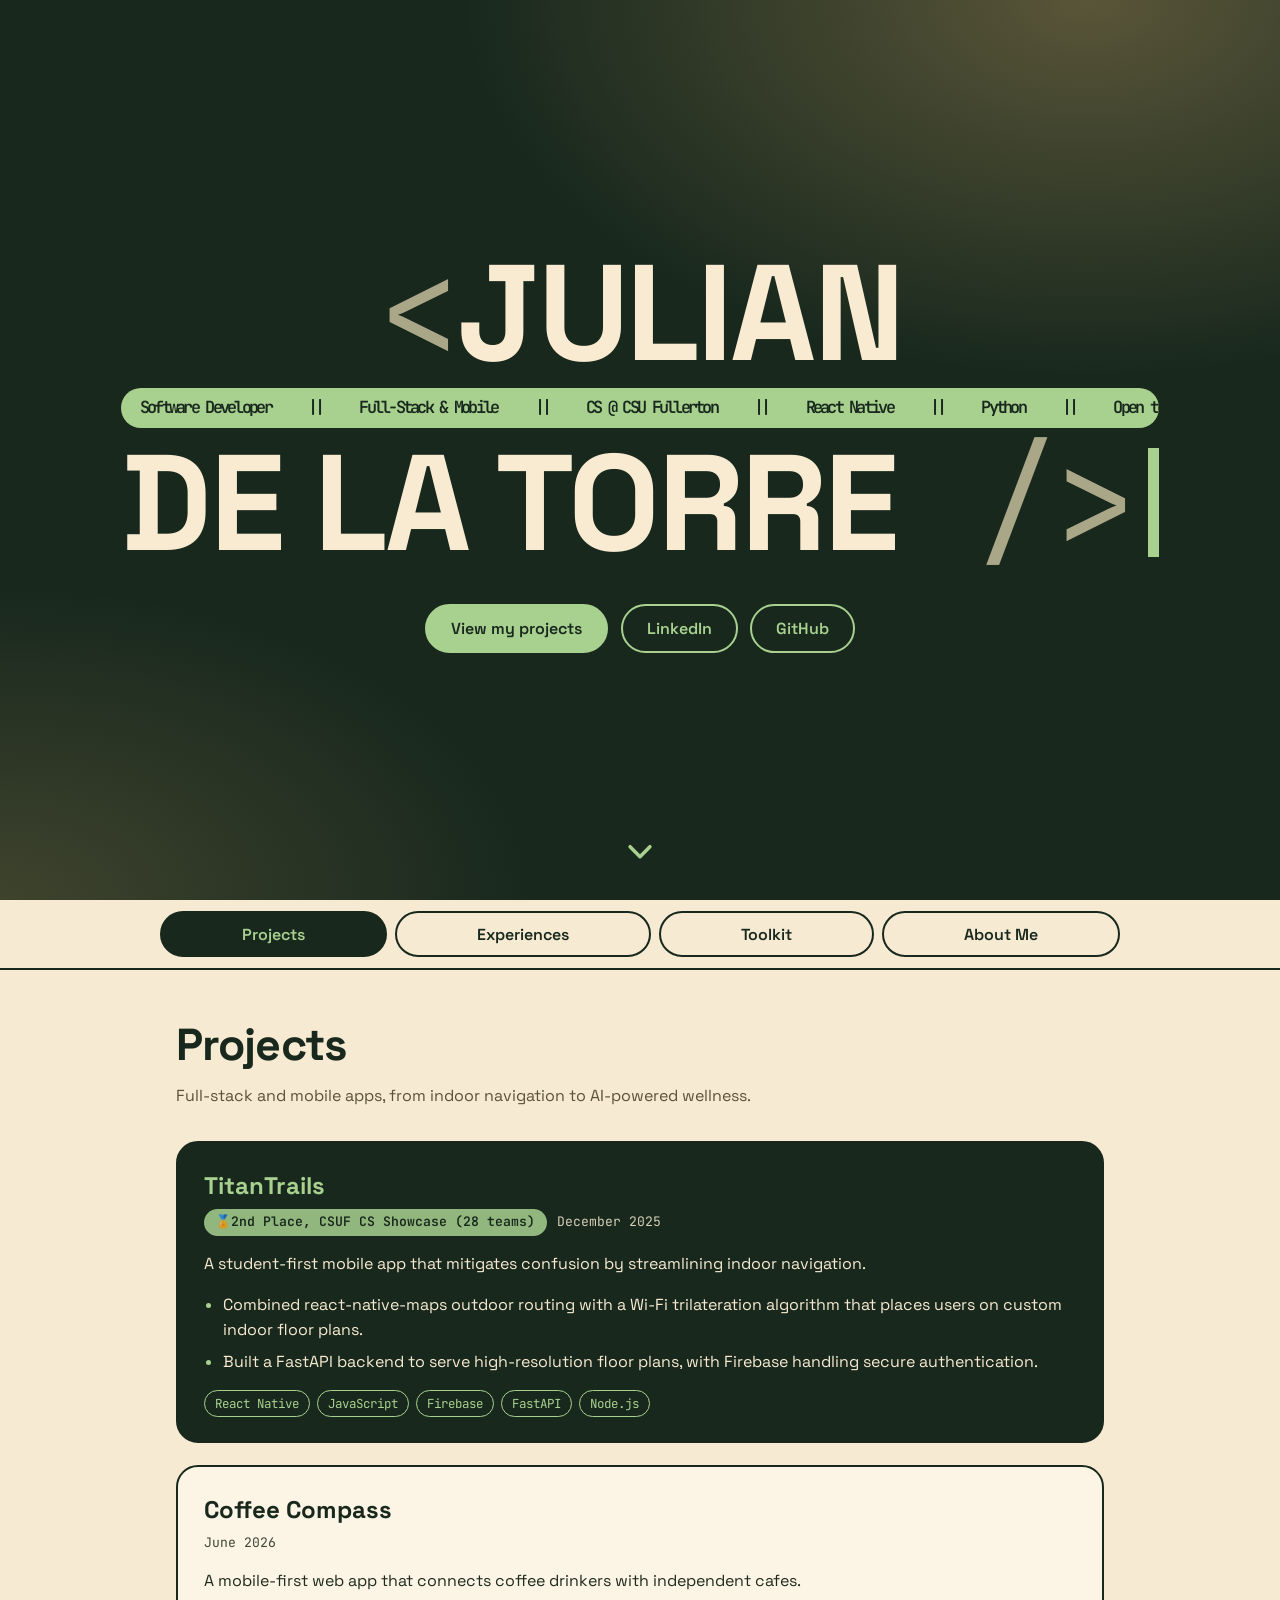
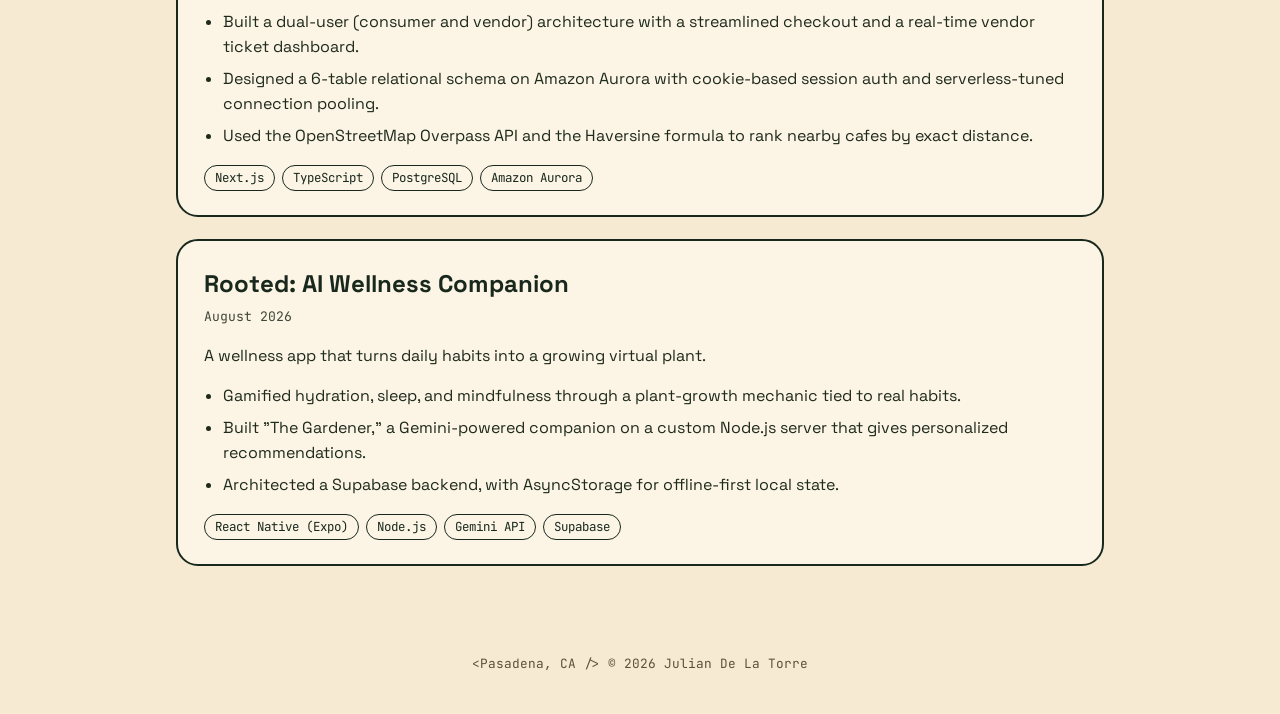
<file: index.html>
<!DOCTYPE html>
<html lang="en">

<head>
  <meta charset="utf-8">
  <meta name="viewport" content="width=device-width, initial-scale=1, viewport-fit=cover">
  <title>Julian De La Torre | Software Developer</title>
  <link rel="preconnect" href="https://fonts.googleapis.com">
  <link
    href="https://fonts.googleapis.com/css2?family=Space+Grotesk:wght@400;500;700&family=JetBrains+Mono:wght@400;600&display=swap"
    rel="stylesheet">
  <link rel="stylesheet" href="style.css">
</head>

<body>

  <header class="hero">
    <div class="name-block">
      <h1 class="name" aria-label="Julian De La Torre">
        <span class="line"><span class="br">&lt;</span>JULIAN</span>
        <div class="pill" aria-hidden="true">
          <div class="track" id="track"></div>
        </div>
        <span class="line">DE LA TORRE<span class="br"> /&gt;</span><span class="cursor"></span></span>
      </h1>
    </div>
    <div class="hero-links">
      <button class="btn solid" data-go="projects">View my projects</button>
      <!-- <a class="btn" href="add-resume-name-here" target="_blank" rel="noopener">Resume</a> -->
      <a class="btn" href="https://www.linkedin.com/in/julian-de-la-torre" target="_blank" rel="noopener">LinkedIn</a>
      <a class="btn" href="https://github.com/Juliandltm22" target="_blank" rel="noopener">GitHub</a>
    </div>
    <button class="down" id="down" aria-label="Scroll to content">
      <svg viewBox="0 0 24 24" fill="none" stroke="currentColor" stroke-width="2.5" stroke-linecap="round"
        stroke-linejoin="round">
        <path d="M5 9l7 7 7-7" />
      </svg>
    </button>
  </header>

  <div class="tabbar" id="tabbar">
    <div class="tabs" role="tablist" aria-label="Portfolio sections">
      <button class="tab" role="tab" id="t-projects" aria-controls="projects" aria-selected="true">Projects</button>
      <button class="tab" role="tab" id="t-experiences" aria-controls="experiences" aria-selected="false"
        tabindex="-1">Experiences</button>
      <button class="tab" role="tab" id="t-toolkit" aria-controls="toolkit" aria-selected="false"
        tabindex="-1">Toolkit</button>
      <button class="tab" role="tab" id="t-about" aria-controls="about" aria-selected="false" tabindex="-1">About
        Me</button>
    </div>
  </div>

  <main>
    <section class="panel" id="projects" role="tabpanel" aria-labelledby="t-projects">
      <h2>Projects</h2>
      <p class="sub">Full-stack and mobile apps, from indoor navigation to AI-powered wellness.</p>
      <div class="cards">
        <article class="card feat">
          <h3>TitanTrails</h3>
          <div class="meta"><span class="award">🏅2nd Place, CSUF CS Showcase (28 teams)</span><span>December
              2025</span>
          </div>
          <p>A student-first mobile app that mitigates confusion by streamlining indoor navigation.</p>
          <ul>
            <li>Combined react-native-maps outdoor routing with a Wi-Fi trilateration algorithm that places users on
              custom indoor floor plans.</li>
            <li>Built a FastAPI backend to serve high-resolution floor plans, with Firebase handling secure
              authentication.</li>
          </ul>
          <div class="chips"><span class="chip">React Native</span><span class="chip">JavaScript</span><span
              class="chip">Firebase</span><span class="chip">FastAPI</span><span class="chip">Node.js</span></div>
          <!-- <a class="link" href="YOUR_LINK">View on GitHub</a> -->
        </article>
        <article class="card">
          <h3>Coffee Compass</h3>
          <div class="meta"><span>June 2026</span></div>
          <p>A mobile-first web app that connects coffee drinkers with independent cafes.</p>
          <ul>
            <li>Built a dual-user (consumer and vendor) architecture with a streamlined checkout and a real-time vendor
              ticket dashboard.</li>
            <li>Designed a 6-table relational schema on Amazon Aurora with cookie-based session auth and
              serverless-tuned connection pooling.</li>
            <li>Used the OpenStreetMap Overpass API and the Haversine formula to rank nearby cafes by exact distance.
            </li>
          </ul>
          <div class="chips"><span class="chip">Next.js</span><span class="chip">TypeScript</span><span
              class="chip">PostgreSQL</span><span class="chip">Amazon Aurora</span></div>
        </article>
        <article class="card">
          <h3>Rooted: AI Wellness Companion</h3>
          <div class="meta"><span>August 2026</span></div>
          <p>A wellness app that turns daily habits into a growing virtual plant.</p>
          <ul>
            <li>Gamified hydration, sleep, and mindfulness through a plant-growth mechanic tied to real habits.</li>
            <li>Built "The Gardener," a Gemini-powered companion on a custom Node.js server that gives personalized
              recommendations.</li>
            <li>Architected a Supabase backend, with AsyncStorage for offline-first local state.</li>
          </ul>
          <div class="chips"><span class="chip">React Native (Expo)</span><span class="chip">Node.js</span><span
              class="chip">Gemini API</span><span class="chip">Supabase</span></div>
        </article>
      </div>
    </section>

    <section class="panel" id="experiences" role="tabpanel" aria-labelledby="t-experiences" hidden>
      <h2>Experiences</h2>
      <p class="sub">Research, teaching, and education.</p>
      <div class="timeline">
        <div class="job">
          <h3>Summer Research Student</h3>
          <div class="where">Data Science Research Program, CSU Fullerton</div>
          <div class="when">May 2024 – Jun 2024</div>
          <ul>
            <li>Selected for a competitive program under Dr. Bein; used Python statistical modeling to test correlations
              between age demographics and social media usage.</li>
            <li>Extracted, cleaned, and processed large social media datasets in Kaggle and Jupyter Notebook to surface
              behavioral trends.</li>
          </ul>
        </div>
        <div class="job">
          <h3>Tour Coordinator</h3>
          <div class="where">Puente Club, CSU Fullerton</div>
          <div class="when">Aug 2025 – May 2026</div>
          <ul>
            <li>Organized multiple tours for visiting high schools, met with the schools to plan each visit and coordinated all tour
            logistics</li>
            <li>Served as the primary contact for schools, adjusted tour plans to each school’s needs and handled last minute changes
            </li>
            <li>Recruited tour guides and personally led tours for groups consisting of 10+ high school students</li>
          </ul>
        </div>
      </div>
      <div class="edu">
        <strong>B.S. in Computer Science, California State University, Fullerton</strong>
        Expected graduation: December 2026
      </div>
    </section>

    <section class="panel" id="toolkit" role="tabpanel" aria-labelledby="t-toolkit" hidden>
      <h2>Toolkit</h2>
      <p class="sub">What I build with.</p>
      <div class="groups">
        <div class="group">
          <h3>Languages</h3>
          <div class="chips"><span class="chip">Python</span><span class="chip">C</span><span
              class="chip">C++</span><span class="chip">SQL</span><span class="chip">JavaScript</span><span
              class="chip">TypeScript</span><span class="chip">R</span><span class="chip">x86 Assembly</span><span
              class="chip">HTML/CSS</span><span class="chip">PHP</span><span class="chip">PowerShell</span></div>
        </div>
        <div class="group">
          <h3>Frameworks &amp; Platforms</h3>
          <div class="chips"><span class="chip">React</span><span class="chip">React Native</span><span
              class="chip">Node.js</span><span class="chip">FastAPI</span><span class="chip">Firebase</span><span
              class="chip">Supabase</span><span class="chip">Docker</span><span class="chip">Kubernetes</span><span
              class="chip">Git/GitHub</span><span class="chip">Linux</span></div>
        </div>
        <div class="group">
          <h3>Data, ML &amp; Vision</h3>
          <div class="chips"><span class="chip">NumPy</span><span class="chip">pandas</span><span
              class="chip">OpenCV</span><span class="chip">scikit-learn</span><span class="chip">Jupyter</span><span
              class="chip">Matplotlib</span><span class="chip">PyTorch (learning)</span><span class="chip">Hypothesis
              testing</span></div>
        </div>
        <div class="group">
          <h3>Practices</h3>
          <div class="chips"><span class="chip">Full-stack development</span><span class="chip">RESTful APIs</span><span
              class="chip">Relational database design</span><span class="chip">Cloud (Amazon Aurora)</span><span
              class="chip">Testing &amp; debugging</span><span class="chip">Technical documentation</span><span
              class="chip">Agile collaboration</span></div>
        </div>
      </div>
    </section>

    <section class="panel" id="about" role="tabpanel" aria-labelledby="t-about" hidden>
      <h2>About Me</h2>
      <p class="sub">The person behind the code.</p>
      <div class="about">
        <div>
          <p>Hi! I'm Julian, a Computer Science student at Cal State Fullerton graduating in December 2026. I am a
            highly
            motivated student with excellent work ethic and collaborating skills, something that is essential in a
            workspace. </p>
          <p>I'm currently exploring new opportunities in software development, data science and data analytics. With my
            background in
            full stack software development and working with data, I am excited to apply these skills in the field.</p>
          <p>When I am not behind a computer creating my next project or studying for my next exam, I enjoy spending my
            time
            behind a camera lens, listening to music, playing and watching sports and deep diving into the intricate
            system of
            automobiles or anything that has an engine.</p>
          <a class="btn dark" href="photography.html">View my photography</a>
        </div>
        <aside class="side">
          <h3>Let's connect</h3>
          <p>Open to software engineering roles and internships.</p>
          <a href="mailto:Julian_DeLaTorre1204@csu.fullerton.edu">Julian_DeLaTorre1204@csu.fullerton.edu</a>
          <a href="https://github.com/Juliandltm22" target="_blank" rel="noopener">github.com/Juliandltm22</a>
          <a href="https://www.linkedin.com/in/julian-de-la-torre" target="_blank"
            rel="noopener">www.linkedin.com/in/julian-de-la-torre</a>
          <p style="margin-top:1rem">Languages: English and Spanish, both native.</p>
        </aside>
      </div>
    </section>
  </main>

  <footer>&lt;Pasadena, CA /&gt; &copy; 2026 Julian De La Torre</footer>

  <script src="script.js"></script>
</body>

</html>
</file>
<file: style.css>
:root {
  --forest: #18281D;
  --slate: #A9A788;
  --sage: #A8D18F;
  --muted: #5A5238;
  --ochre: #A0601A;
  --paper: #F6EAD3;
  --card: #FCF4E4;
  --ink: #1E2A1C;
  --light: #F8EBD2;
  --sans: 'Space Grotesk', system-ui, -apple-system, 'Segoe UI', sans-serif;
  --mono: 'JetBrains Mono', ui-monospace, Menlo, Consolas, monospace;
  box-sizing: border-box;
  padding-top: env(safe-area-inset-top, 0px);
  padding-bottom: env(safe-area-inset-bottom, 0px);
}

*,
*::before,
*::after {
  box-sizing: inherit
}

html {
  scroll-behavior: smooth;
  scroll-padding-top: calc(env(safe-area-inset-top, 0px) + 70px)
}

body {
  margin: 0;
  font-family: var(--sans);
  background: var(--paper);
  color: var(--ink);
  line-height: 1.55
}

a {
  color: inherit
}

:focus-visible {
  outline: 3px solid var(--ochre);
  outline-offset: 3px
}

.hero :focus-visible,
.side :focus-visible {
  outline-color: var(--sage)
}

/* HERO */
.hero {
  min-height: 100vh;
  min-height: 100svh;
  background: radial-gradient(ellipse 70% 60% at 85% 0%, rgba(240, 190, 120, .30), transparent 70%), radial-gradient(ellipse 60% 50% at 0% 100%, rgba(240, 190, 120, .18), transparent 70%), var(--forest);
  color: var(--sage);
  display: flex;
  flex-direction: column;
  align-items: center;
  justify-content: center;
  position: relative;
  padding: 2rem 1rem
}

.name-block {
  display: inline-block;
  max-width: 100%
}

.name {
  margin: 0;
  font-weight: 700;
  font-size: clamp(2.6rem, 11.5vw, 8.5rem);
  line-height: .95;
  letter-spacing: -.02em;
  color: var(--light)
}

.name .br {
  font-family: var(--mono);
  font-weight: 400;
  color: var(--slate)
}

.name .line {
  display: block;
  white-space: nowrap;
  text-align: center
}

.cursor {
  display: inline-block;
  width: .08em;
  height: .8em;
  margin-left: .1em;
  background: var(--sage);
  vertical-align: -.05em;
  animation: blink 1.1s steps(1) infinite
}

@keyframes blink {
  50% {
    opacity: 0
  }
}

.pill {
  width: 0;
  min-width: 100%;
  margin: .6rem 0;
  background: var(--sage);
  color: var(--forest);
  border-radius: 999px;
  overflow: hidden;
  font-family: var(--mono);
  font-weight: 600;
  font-size: clamp(.7rem, 1.6vw, 1.05rem);
  padding: .7em 0
}

.track {
  display: flex;
  width: max-content;
  animation: slide 28s linear infinite
}

.track span {
  padding: 0 1.1em;
  white-space: nowrap
}

@keyframes slide {
  to {
    transform: translateX(-50%)
  }
}

.hero-links {
  display: flex;
  gap: .8rem;
  flex-wrap: wrap;
  justify-content: center;
  margin-top: 2.2rem
}

.btn {
  font: 600 1rem var(--sans);
  text-decoration: none;
  border-radius: 999px;
  padding: .75em 1.5em;
  border: 2px solid var(--sage);
  color: var(--sage);
  background: transparent;
  cursor: pointer;
  transition: background .2s, color .2s
}

.btn:hover {
  background: var(--sage);
  color: var(--forest)
}

.btn.solid {
  background: var(--sage);
  color: var(--forest)
}

.btn.solid:hover {
  background: var(--light);
  border-color: var(--light)
}

.down {
  position: absolute;
  bottom: 1.5rem;
  left: 50%;
  transform: translateX(-50%);
  background: none;
  border: 0;
  color: var(--sage);
  cursor: pointer;
  padding: .5rem
}

.down svg {
  width: 34px;
  height: 34px;
  display: block;
  animation: bob 2s ease-in-out infinite
}

@keyframes bob {
  50% {
    transform: translateY(6px)
  }
}

/* TABS */
.tabbar {
  position: sticky;
  top: env(safe-area-inset-top, 0px);
  z-index: 10;
  background: var(--paper);
  border-bottom: 2px solid var(--forest);
  padding: .7rem 1rem
}

.tabs {
  display: flex;
  gap: .5rem;
  max-width: 960px;
  margin: 0 auto;
  overflow-x: auto
}

.tab {
  flex: 1 0 auto;
  font: 600 1rem var(--sans);
  padding: .65em 1.3em;
  border-radius: 999px;
  border: 2px solid var(--forest);
  background: transparent;
  color: var(--forest);
  cursor: pointer;
  transition: background .2s, color .2s
}

.tab:hover {
  background: var(--sage)
}

.tab[aria-selected="true"] {
  background: var(--forest);
  color: var(--sage)
}

main {
  max-width: 960px;
  margin: 0 auto;
  padding: 2.5rem 1rem 4rem
}

.panel[hidden] {
  display: none
}

h2 {
  font-size: clamp(1.8rem, 5vw, 2.8rem);
  margin: 0 0 .3rem;
  letter-spacing: -.02em;
  color: var(--forest)
}

.sub {
  margin: 0 0 2rem;
  color: var(--muted);
  max-width: 60ch
}

/* PROJECTS */
.cards {
  display: grid;
  gap: 1.4rem
}

.card {
  background: var(--card);
  border: 2px solid var(--forest);
  border-radius: 22px;
  padding: 1.5rem 1.6rem
}

.card.feat {
  background: var(--forest);
  color: var(--light)
}

.card.feat h3 {
  color: var(--sage)
}

.card.feat .chip {
  border-color: var(--sage);
  color: var(--sage)
}

.card.feat li::marker {
  color: var(--sage)
}

.card h3 {
  margin: 0;
  font-size: 1.5rem;
  color: var(--forest)
}

.meta {
  display: flex;
  flex-wrap: wrap;
  gap: .6rem;
  align-items: center;
  margin: .3rem 0 .9rem;
  font-family: var(--mono);
  font-size: .82rem;
  opacity: .85
}

.award {
  background: var(--sage);
  color: var(--forest);
  font-weight: 600;
  border-radius: 999px;
  padding: .25em .9em;
  opacity: 1
}

.card ul {
  margin: .8rem 0 1rem;
  padding-left: 1.2rem
}

.card li {
  margin-bottom: .45rem
}

.chips {
  display: flex;
  flex-wrap: wrap;
  gap: .45rem
}

.chip {
  font-family: var(--mono);
  font-size: .78rem;
  border: 1.5px solid var(--forest);
  color: var(--forest);
  border-radius: 999px;
  padding: .2em .8em
}

.card .link {
  display: inline-block;
  margin-top: 1rem;
  font-weight: 600
}

/* EXPERIENCE */
.timeline {
  border-left: 3px solid var(--forest);
  margin-left: .5rem;
  padding-left: 1.6rem;
  display: grid;
  gap: 2rem
}

.job {
  position: relative
}

.job::before {
  content: "";
  position: absolute;
  left: calc(-1.6rem - 9px);
  top: .45rem;
  width: 15px;
  height: 15px;
  border-radius: 50%;
  background: var(--ochre);
  border: 3px solid var(--paper)
}

.job h3 {
  margin: 0;
  font-size: 1.3rem;
  color: var(--forest)
}

.job .where {
  color: var(--muted);
  font-weight: 500
}

.job .when {
  font-family: var(--mono);
  font-size: .82rem;
  color: var(--muted)
}

.job ul {
  padding-left: 1.2rem;
  margin: .6rem 0 0
}

.edu {
  margin-top: 2.5rem;
  padding: 1.2rem 1.5rem;
  border-radius: 22px;
  background: var(--sage);
  color: var(--forest)
}

.edu strong {
  display: block;
  font-size: 1.15rem
}

/* TOOLKIT */
.groups {
  display: grid;
  gap: 1.2rem;
  grid-template-columns: repeat(auto-fit, minmax(280px, 1fr))
}

.group {
  border: 2px solid var(--forest);
  border-radius: 22px;
  padding: 1.3rem 1.4rem;
  background: var(--card)
}

.group h3 {
  margin: 0 0 .8rem;
  font-size: 1.15rem;
  color: var(--ochre)
}

.group .chip {
  background: var(--paper)
}

/* ABOUT */
.about {
  display: grid;
  gap: 2rem;
  grid-template-columns: 1fr
}

@media(min-width:720px) {
  .about {
    grid-template-columns: 1.6fr 1fr
  }
}

.about p {
  max-width: 62ch;
  margin-top: 0
}

.side {
  background: var(--forest);
  color: var(--light);
  border-radius: 22px;
  padding: 1.5rem
}

.side h3 {
  margin: 0 0 .6rem;
  color: var(--sage)
}

.side a {
  display: block;
  padding: .45rem 0;
  border-bottom: 1px solid var(--slate);
  text-decoration: none;
  overflow-wrap: anywhere
}

.side a:last-child {
  border-bottom: 0
}

.side a:hover {
  color: var(--sage)
}

.side p {
  margin: .3rem 0 1.2rem
}

footer {
  text-align: center;
  padding: 1.5rem 1rem 2.5rem;
  font-family: var(--mono);
  font-size: .8rem;
  color: var(--muted)
}


/* PHOTOGRAPHY */
.sr-only {
  position: absolute;
  width: 1px;
  height: 1px;
  overflow: hidden;
  clip: rect(0 0 0 0);
  white-space: nowrap
}

.btn.dark {
  border-color: var(--forest);
  color: var(--forest)
}

.btn.dark:hover {
  background: var(--forest);
  color: var(--sage)
}

.about .btn {
  display: inline-block;
  margin-top: .5rem
}

.photo-hero {
  background: radial-gradient(ellipse 70% 80% at 90% 0%, rgba(240, 178, 108, .30), transparent 70%), var(--forest);
  color: var(--light);
  padding: 2rem 1rem 3rem
}

.photo-in {
  max-width: 960px;
  margin: 0 auto
}

.photo-hero .btn {
  display: inline-block;
  margin-bottom: 2rem
}

.photo-hero h1 {
  margin: 0;
  font-size: clamp(2rem, 7vw, 4rem);
  letter-spacing: -.02em;
  line-height: 1
}

.photo-hero .br {
  font-family: var(--mono);
  font-weight: 400;
  color: var(--slate)
}

.photo-hero p {
  font-family: var(--mono);
  color: var(--slate);
  margin: .9rem 0 0;
  max-width: 60ch;
  font-size: .95rem
}

.gallery {
  padding: 3rem 0 4rem;
  overflow: hidden;
  --w: min(72vw, 380px)
}

.flow {
  overflow: hidden;
  cursor: grab;
  touch-action: pan-y;
  user-select: none;
  -webkit-user-select: none
}

.flow.drag {
  cursor: grabbing
}

.rail {
  display: flex;
  gap: 1.4rem;
  width: max-content;
  padding: .5rem 0;
  will-change: transform
}

.slide {
  flex: 0 0 var(--w);
  width: var(--w);
  margin: 0
}

.frame {
  aspect-ratio: 4/3;
  border-radius: 18px;
  overflow: hidden;
  border: 2px solid var(--forest);
  background: var(--card)
}

.frame img {
  width: 100%;
  height: 100%;
  object-fit: cover;
  display: block;
  pointer-events: none;
  -webkit-user-drag: none
}

.ph {
  height: 100%;
  display: grid;
  place-items: center;
  text-align: center;
  padding: 1rem;
  font-family: var(--mono);
  font-size: .85rem;
  color: var(--muted)
}

.slide figcaption {
  margin-top: .9rem
}

.slide figcaption strong {
  display: block;
  font-size: 1.05rem;
  color: var(--forest)
}

.slide figcaption span {
  display: block;
  color: var(--muted);
  font-size: .95rem
}

.controls {
  display: flex;
  align-items: center;
  justify-content: center;
  gap: 1rem;
  margin-top: 1.8rem;
  padding: 0 1rem
}

.nav {
  width: 48px;
  height: 48px;
  border-radius: 50%;
  border: 2px solid var(--forest);
  background: transparent;
  color: var(--forest);
  cursor: pointer;
  display: grid;
  place-items: center;
  transition: background .2s, color .2s
}

.nav:hover {
  background: var(--forest);
  color: var(--sage)
}

.nav svg {
  width: 22px;
  height: 22px
}

.flow:not(.drag) .frame:has(img) {
  cursor: zoom-in
}

.lb {
  position: fixed;
  inset: 0;
  z-index: 100;
  display: none;
  flex-direction: column;
  align-items: center;
  justify-content: center;
  background: rgba(18, 30, 22, .94);
  padding: calc(env(safe-area-inset-top, 0px) + 4rem) 1rem calc(env(safe-area-inset-bottom, 0px) + 1.5rem)
}

.lb.open {
  display: flex
}

.lb img {
  max-width: min(100%, 1200px);
  max-height: calc(100vh - 13rem);
  max-height: calc(100svh - 13rem);
  object-fit: contain;
  border-radius: 12px;
  border: 2px solid var(--sage)
}

.lb-cap {
  margin-top: 1rem;
  max-width: 60ch;
  text-align: center;
  color: var(--light)
}

.lb-cap strong {
  display: block;
  font-size: 1.15rem
}

.lb-cap span {
  display: block;
  color: var(--slate)
}

.lb-btn {
  position: absolute;
  width: 48px;
  height: 48px;
  border-radius: 50%;
  border: 2px solid var(--sage);
  background: transparent;
  color: var(--sage);
  cursor: pointer;
  display: grid;
  place-items: center;
  transition: background .2s, color .2s
}

.lb-btn:hover {
  background: var(--sage);
  color: var(--forest)
}

.lb-btn svg {
  width: 22px;
  height: 22px
}

.lb-close {
  top: calc(env(safe-area-inset-top, 0px) + 1rem);
  right: 1rem
}

.lb-prev {
  left: .75rem;
  top: 50%;
  transform: translateY(-50%)
}

.lb-next {
  right: .75rem;
  top: 50%;
  transform: translateY(-50%)
}

.pp .i-play {
  display: none
}

.pp.paused .i-play {
  display: block
}

.pp.paused .i-pause {
  display: none
}

@media(prefers-reduced-motion:reduce) {
  * {
    animation: none !important;
    scroll-behavior: auto !important;
    transition: none !important
  }
}
</file>
